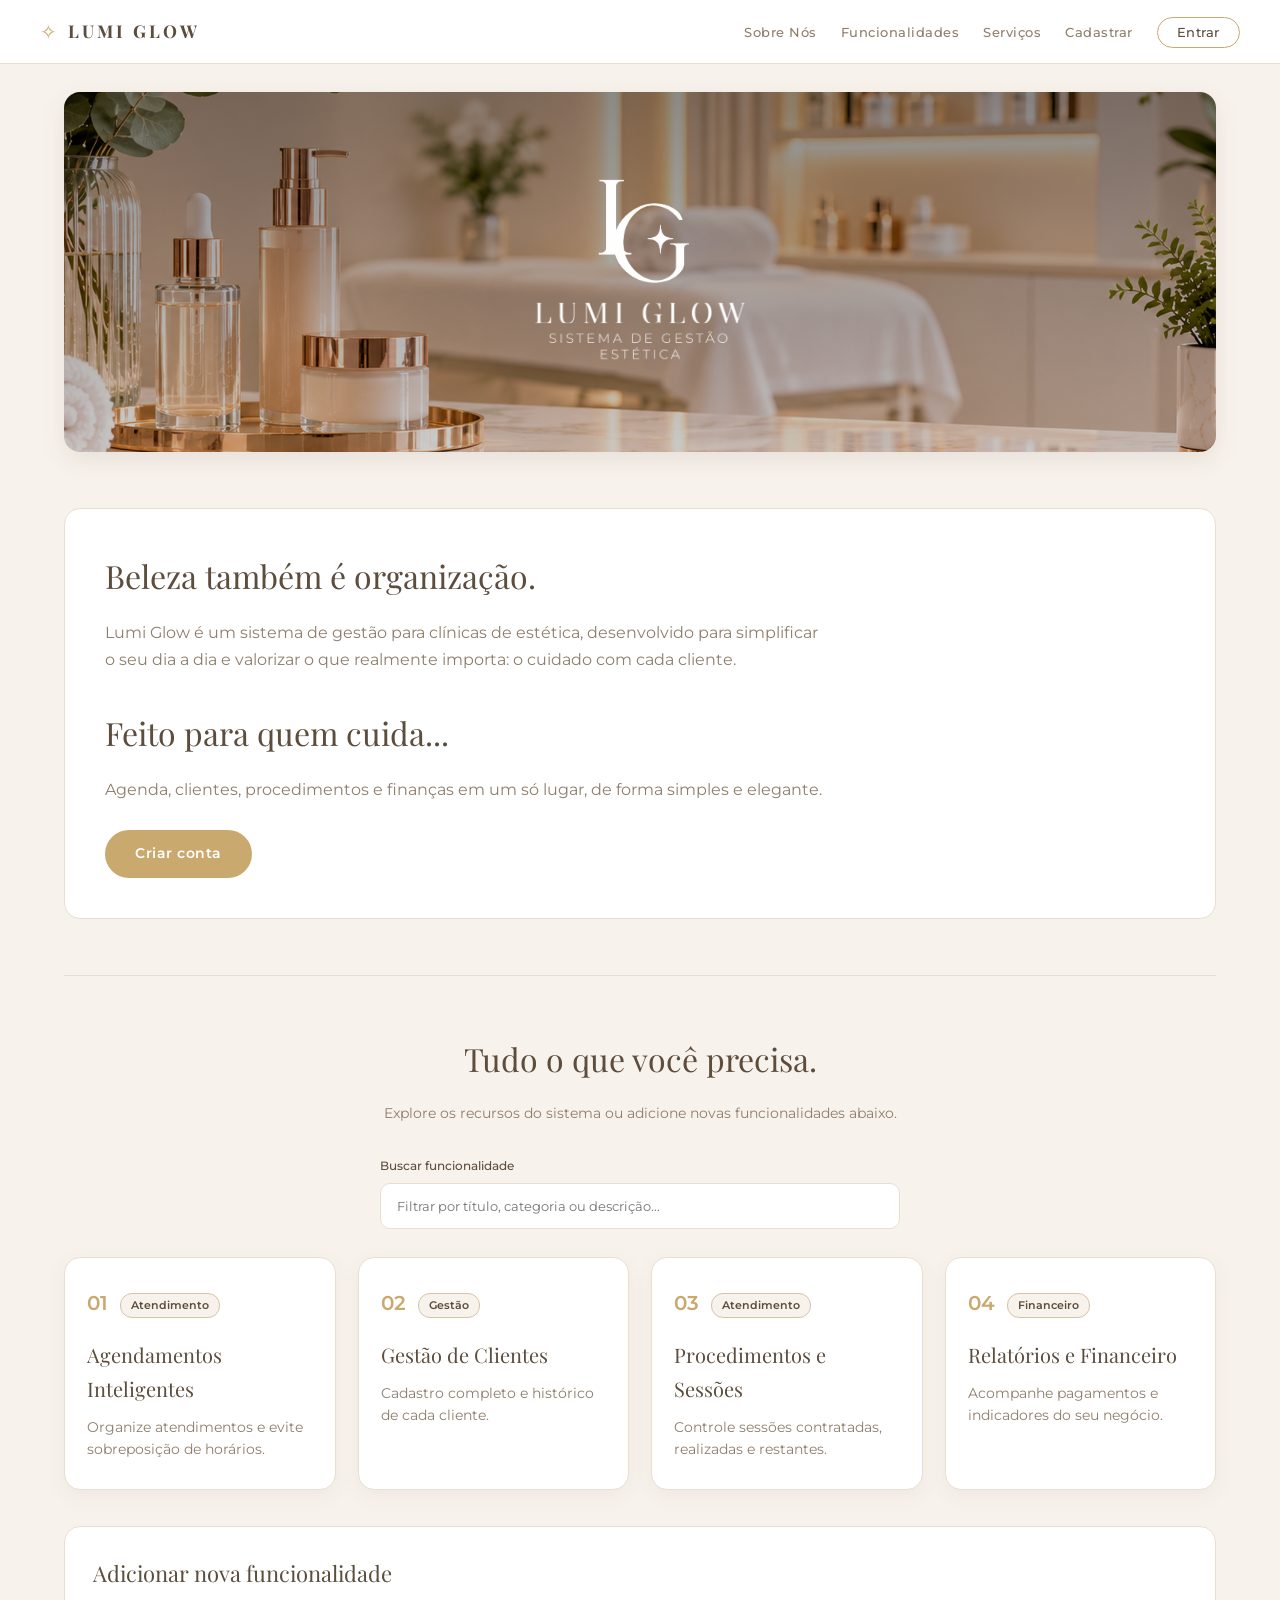
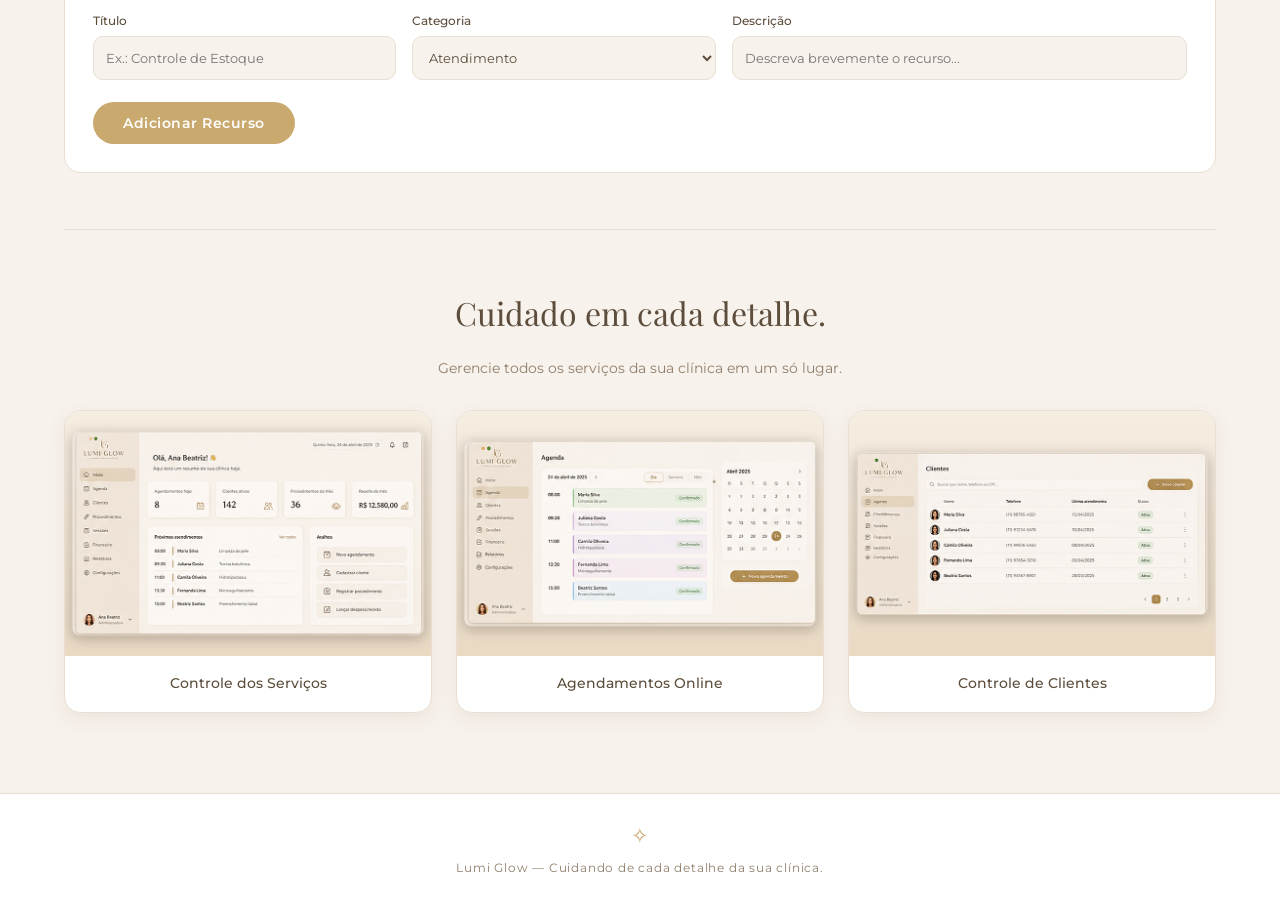
<file: projetoSenai_LumiGlow_Website/index.html>
<!DOCTYPE html>
<html lang="pt-BR">
<head>
    <meta charset="UTF-8">
    <meta name="viewport" content="width=device-width, initial-scale=1.0">
    <meta name="description" content="Lumi Glow: sistema de gestão para clínicas de estética.">
    <title>Lumi Glow | Sistema de Gestão Estética</title>

    <link rel="preconnect" href="https://fonts.googleapis.com">
    <link href="https://fonts.googleapis.com/css2?family=Montserrat:wght@300;400;500;600&family=Playfair+Display:wght@400;500&display=swap" rel="stylesheet">

    <link rel="stylesheet" href="style/style.css">
</head>

<body>

    <!-- Cabeçalho igual ao de Login e Cadastro -->
    <header class="topo-site">
        <a href="index.html" class="topo-marca" aria-label="Página inicial Lumi Glow">
            <span>✧</span>
            <strong>LUMI GLOW</strong>
        </a>

        <nav aria-label="Navegação principal">
            <ul class="menu-links">
                <li><a href="#sobre">Sobre Nós</a></li>
                <li><a href="#funcionalidades">Funcionalidades</a></li>
                <li><a href="#servicos">Serviços</a></li>
                <li><a href="cadastro.html">Cadastrar</a></li>
                <li><a href="login.html" class="link-login">Entrar</a></li>
            </ul>
        </nav>
    </header>

    <!-- Logo e banner -->
    <section class="banner" aria-label="Apresentação Lumi Glow">
        <img src="images/logo_LG_branca.png" alt="Logo Lumi Glow" class="logo-banner">
        <img src="images/lumi_glow_texto_branco.png" alt="Lumi Glow" class="texto-banner">
    </section>

    <!-- Conteúdo principal -->
    <main class="conteudo">

        <section id="sobre" class="secao secao-sobre">
            <div class="sobre-bloco">
                <h2>Beleza também é organização.</h2>

                <p>
                    Lumi Glow é um sistema de gestão para clínicas de estética,
                    desenvolvido para simplificar o seu dia a dia e valorizar
                    o que realmente importa: o cuidado com cada cliente.
                </p>

                <h2 class="espaco-topo">Feito para quem cuida...</h2>

                <p>
                    Agenda, clientes, procedimentos e finanças em um só lugar,
                    de forma simples e elegante.
                </p>

                <a href="cadastro.html" class="botao">Criar conta</a>
            </div>
        </section>

        <section id="funcionalidades" class="secao">
            <h2 class="titulo-secao">Tudo o que você precisa.</h2>
            <p class="subtitulo">
                Explore os recursos do sistema ou adicione novas funcionalidades abaixo.
            </p>

            <!-- Barra de busca integrada ao script.js -->
            <div class="barra-busca">
                <label for="busca-funcionalidade">Buscar funcionalidade</label>
                <input
                    type="search"
                    id="busca-funcionalidade"
                    placeholder="Filtrar por título, categoria ou descrição..."
                >
            </div>

            <!-- Cards renderizados dinamicamente pelo script.js -->
            <div class="cards"></div>

            <!-- Formulário para adicionar novos cards em tempo real -->
            <form id="form-funcionalidade" class="form-funcionalidade">
                <h3>Adicionar nova funcionalidade</h3>

                <div class="form-grid">
                    <div class="campo-grupo">
                        <label for="titulo">Título</label>
                        <input
                            type="text"
                            id="titulo"
                            name="titulo"
                            placeholder="Ex.: Controle de Estoque"
                            required
                        >
                    </div>

                    <div class="campo-grupo">
                        <label for="categoria">Categoria</label>
                        <select id="categoria" name="categoria" required>
                            <option value="Atendimento">Atendimento</option>
                            <option value="Gestão">Gestão</option>
                            <option value="Financeiro">Financeiro</option>
                        </select>
                    </div>

                    <div class="campo-grupo campo-descricao">
                        <label for="descricao">Descrição</label>
                        <input
                            type="text"
                            id="descricao"
                            name="descricao"
                            placeholder="Descreva brevemente o recurso..."
                            required
                        >
                    </div>
                </div>

                <button type="submit" class="botao">Adicionar Recurso</button>
            </form>
        </section>

        <!-- Serviços e imagens -->
        <section id="servicos" class="secao">
            <h2 class="titulo-secao">Cuidado em cada detalhe.</h2>

            <p class="subtitulo">
                Gerencie todos os serviços da sua clínica em um só lugar.
            </p>

            <div class="servicos">

                <figure class="servico">
                    <img src="images/tela_inicio_1500x1002.png" alt="Tela de controle dos serviços">
                    <figcaption class="subtitulo">Controle dos Serviços</figcaption>
                </figure>

                <figure class="servico">
                    <img src="images/tela_agenda_1500x1002.png" alt="Tela de agendamentos online">
                    <figcaption class="subtitulo">Agendamentos Online</figcaption>
                </figure>

                <figure class="servico">
                    <img src="images/tela_clientes_1500x1002.png" alt="Tela de controle de clientes">
                    <figcaption class="subtitulo">Controle de Clientes</figcaption>
                </figure>

            </div>
        </section>

    </main>

    <!-- Rodapé igual ao de Login e Cadastro -->
    <footer class="rodape-site">
        <span>✧</span>
        <p>Lumi Glow — Cuidando de cada detalhe da sua clínica.</p>
    </footer>

    <script src="script/script.js"></script>

</body>
</html>
</file>
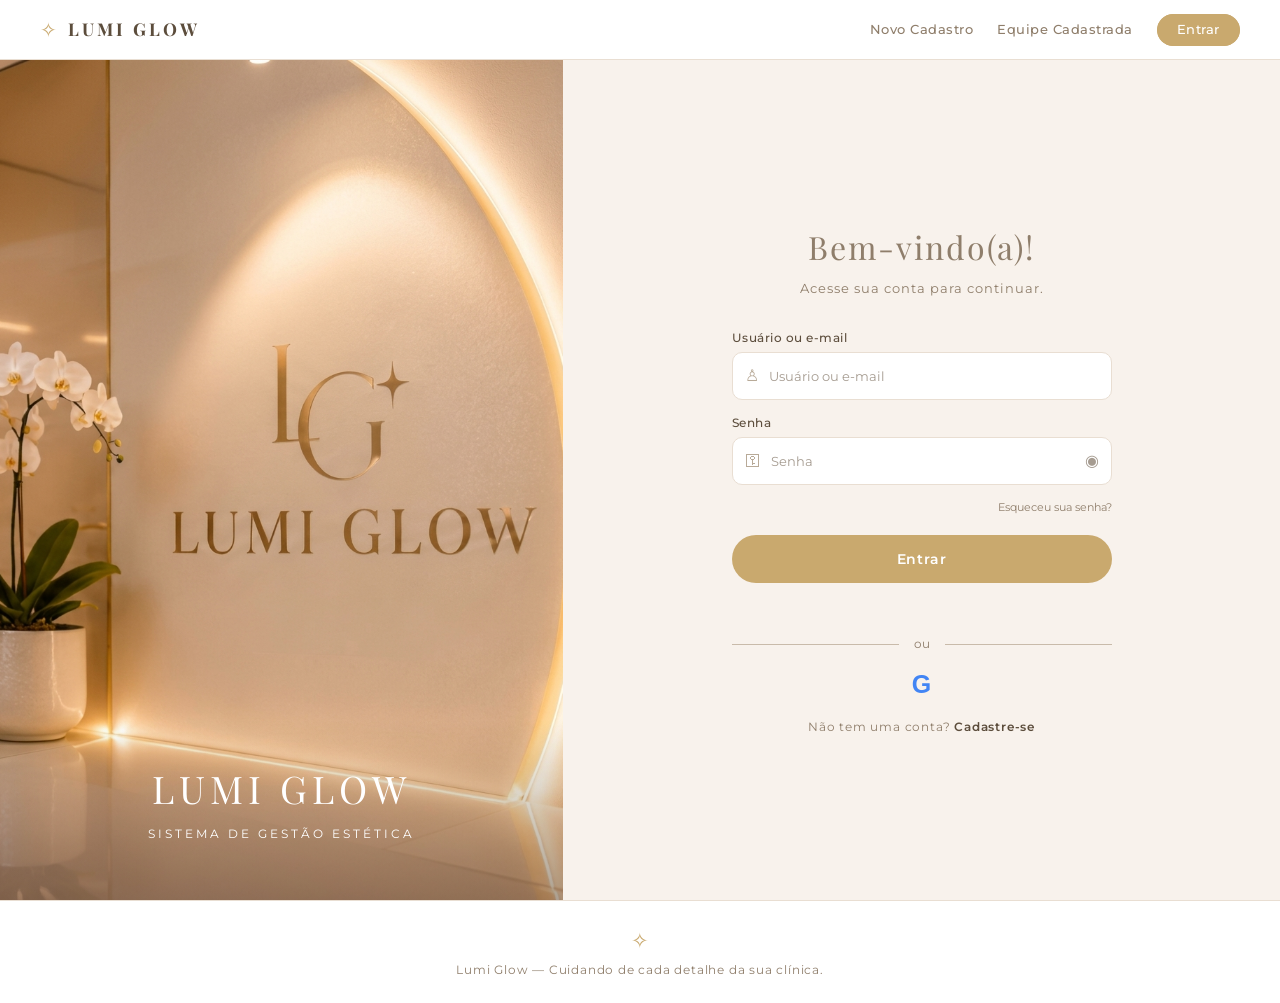
<file: projetoSenai_LumiGlow_Website/funcionalidades/sistema.html>
<!DOCTYPE html>
<html lang="pt-BR">
<head>
  <meta charset="UTF-8">
  <meta name="viewport" content="width=device-width, initial-scale=1.0">
  <title>Lumi Glow · Gestão da clínica</title>
  <meta name="theme-color" content="#F8F2EC">
  <link rel="preconnect" href="https://fonts.googleapis.com">
  <link href="https://fonts.googleapis.com/css2?family=Montserrat:wght@300;400;500;600;700&family=Playfair+Display:wght@400;500&display=swap" rel="stylesheet">
  <link rel="stylesheet" href="../funcionalidades/Styles.css">
</head>
<body>

  <!-- CABEÇALHO LIMPO -->
  <header class="topo-site">
    <div class="topo-esquerda">
      <button type="button" class="hamb" id="btnMenu" aria-label="Abrir menu" aria-expanded="false" aria-controls="menuLateral">☰</button>
      <a href="../index.html" class="topo-marca" aria-label="Página inicial Lumi Glow">
        <span>✧</span>
        <strong>LUMI GLOW</strong>
      </a>
    </div>
  </header>

  <!-- SISTEMA -->
  <div id="app" class="app" hidden>
    <div class="scrim" id="scrim" hidden></div>

    <aside class="sidebar" id="menuLateral">
      <div class="marca">
        <span class="estrela" aria-hidden="true">✧</span>
        <h2>LUMI GLOW</h2>
        <small>Sistema de gestão estética</small>
      </div>

      <nav class="menu-nav" aria-label="Menu do sistema">
        <button type="button" class="menu-btn" data-secao="secaoDashboard">
          <svg class="nav-ico" viewBox="0 0 24 24" aria-hidden="true"><path d="M3 10.5 12 3l9 7.5V20a1 1 0 0 1-1 1h-5v-6H9v6H4a1 1 0 0 1-1-1z"/></svg>
          Início
        </button>

        <button type="button" class="menu-btn" data-secao="secaoAgenda">
          <svg class="nav-ico" viewBox="0 0 24 24" aria-hidden="true"><rect x="3" y="4" width="18" height="17" rx="2"/><path d="M8 2v4M16 2v4M3 9h18M8 13h2M14 13h2M8 17h2M14 17h2"/></svg>
          Agenda
        </button>

        <button type="button" class="menu-btn" data-secao="secaoClientes">
          <svg class="nav-ico" viewBox="0 0 24 24" aria-hidden="true"><circle cx="12" cy="8" r="4"/><path d="M5 20a7 7 0 0 1 14 0"/></svg>
          Clientes
        </button>

        <button type="button" class="menu-btn" data-secao="secaoProcedimentos">
          <svg class="nav-ico" viewBox="0 0 24 24" aria-hidden="true"><rect x="3.5" y="8.5" width="7" height="7" rx="1.5" transform="rotate(-45 7 12)"/><rect x="11.5" y="8.5" width="7" height="7" rx="1.5" transform="rotate(-45 15 12)"/></svg>
          Procedimentos
        </button>

        <button type="button" class="menu-btn" data-secao="secaoSessoes">
          <svg class="nav-ico" viewBox="0 0 24 24" aria-hidden="true"><path d="M3 7a2 2 0 0 1 2-2h4l2 2h6a2 2 0 0 1 2 2v1"/><rect x="5" y="9" width="16" height="11" rx="2"/></svg>
          Sessões
        </button>

        <button type="button" class="menu-btn" data-secao="secaoFinanceiro">
          <svg class="nav-ico" viewBox="0 0 24 24" aria-hidden="true"><path d="M4 7a2 2 0 0 1 2-2h12a2 2 0 0 1 2 2v2h-5a3 3 0 0 0 0 6h5v2a2 2 0 0 1-2 2H6a2 2 0 0 1-2-2z"/><rect x="15" y="9" width="6" height="6" rx="1.5"/><circle cx="17.5" cy="12" r="0.8" fill="currentColor"/></svg>
          Financeiro
        </button>

        <button type="button" class="menu-btn" data-secao="secaoRelatorios">
          <svg class="nav-ico" viewBox="0 0 24 24" aria-hidden="true"><path d="M12 4H6a2 2 0 0 0-2 2v12a2 2 0 0 0 2 2h12a2 2 0 0 0 2-2v-6"/><path d="M8 16v-4M12 16V9M16 16v-2M18 3v6M15 6h6"/></svg>
          Relatórios
        </button>

        <button type="button" class="menu-btn" data-secao="secaoConfig">
          <svg class="nav-ico" viewBox="0 0 24 24" aria-hidden="true"><circle cx="12" cy="12" r="3"/><path d="M19.4 15a1.65 1.65 0 0 0 .33 1.82l.06.06a2 2 0 1 1-2.83 2.83l-.06-.06a1.65 1.65 0 0 0-1.82-.33 1.65 1.65 0 0 0-1 1.51V21a2 2 0 0 1-4 0v-.09a1.65 1.65 0 0 0-1-1.51 1.65 1.65 0 0 0-1.82.33l-.06.06a2 2 0 1 1-2.83-2.83l.06-.06a1.65 1.65 0 0 0 .33-1.82 1.65 1.65 0 0 0-1.51-1H3a2 2 0 0 1 0-4h.09a1.65 1.65 0 0 0 1.51-1 1.65 1.65 0 0 0-.33-1.82l-.06-.06a2 2 0 1 1 2.83-2.83l.06.06a1.65 1.65 0 0 0 1.82.33H9a1.65 1.65 0 0 0 1-1.51V3a2 2 0 0 1 4 0v.09a1.65 1.65 0 0 0 1 1.51 1.65 1.65 0 0 0 1.82-.33l.06-.06a2 2 0 1 1 2.83 2.83l-.06.06a1.65 1.65 0 0 0-.33 1.82V9c.26.6.77 1.02 1.42 1.1H21a2 2 0 0 1 0 4h-.09a1.65 1.65 0 0 0-1.51 1z"/></svg>
          Configurações
        </button>
      </nav>

      <!-- PERFIL CLICÁVEL PARA EDIÇÃO -->
      <button type="button" class="usuario" id="btnPerfil" title="Editar perfil de administrador" aria-label="Editar perfil de administrador">
        <span class="avatar" id="perfilAvatarSidebar" aria-hidden="true">✧</span>
        <div class="usuario-info">
          <strong id="perfilNomeExibicao">Lumi Glow</strong>
          <small id="perfilCargoExibicao">Administradora</small>
        </div>
        <span class="usuario-editar" aria-hidden="true">✎</span>
      </button>

      <button type="button" class="btn btn-perigo" id="btnSair">Sair</button>
    </aside>

    <main class="conteudo">
      <div class="conteudo-interno">

        <!-- INÍCIO (PAINEL PRINCIPAL) -->
        <section id="secaoDashboard" class="sec" hidden>
          <div class="saudacao">
            <span class="estrela" aria-hidden="true">✧</span>
            <div>
              <h1>Olá, Lumi Glow!</h1>
              <p class="dica">Aqui está um resumo da sua clínica hoje.</p>
              <small id="dataHoje"></small>
            </div>
          </div>

          <!-- 4 CARDS RESUMO -->
          <div class="kpi-grid">
            <div class="kpi-card">
              <span class="kpi-label">Agendamentos hoje</span>
              <div class="kpi-valor-row">
                <strong id="kpiAgHoje">0</strong>
                <svg class="kpi-ico" viewBox="0 0 24 24" aria-hidden="true"><rect x="3" y="4" width="18" height="17" rx="2"/><path d="M8 2v4M16 2v4M3 9h18M8 13h2M12 13h2M16 13h0M8 17h2M12 17h2"/></svg>
              </div>
            </div>

            <div class="kpi-card">
              <span class="kpi-label">Clientes ativos</span>
              <div class="kpi-valor-row">
                <strong id="kpiClientesAtivos">0</strong>
                <svg class="kpi-ico" viewBox="0 0 24 24" aria-hidden="true"><circle cx="9" cy="8" r="3.5"/><path d="M3 19a6 6 0 0 1 12 0"/><circle cx="17" cy="9" r="2.5"/><path d="M16 19a5 5 0 0 1 5-4"/></svg>
              </div>
            </div>

            <div class="kpi-card">
              <span class="kpi-label">Procedimentos do mês</span>
              <div class="kpi-valor-row">
                <strong id="kpiProcMes">0</strong>
                <svg class="kpi-ico" viewBox="0 0 24 24" aria-hidden="true"><path d="M12 4c2.5 3 3.5 6 0 10-3.5-4-2.5-7 0-10z"/><path d="M6 10c3 0 5.5 1.5 6 5-3.5 0-6-2-6-5z"/><path d="M18 10c-3 0-5.5 1.5-6 5 3.5 0 6-2 6-5z"/><path d="M4 18c4 1 12 1 16 0"/></svg>
              </div>
            </div>

            <div class="kpi-card">
              <span class="kpi-label">Receita do mês</span>
              <div class="kpi-valor-row">
                <strong id="kpiReceitaMes">R$ 0,00</strong>
                <svg class="kpi-ico" viewBox="0 0 24 24" aria-hidden="true"><path d="M6 19v-5M12 19V9M18 19V5"/></svg>
              </div>
            </div>
          </div>

          <!-- PRÓXIMOS ATENDIMENTOS + ATALHOS -->
          <div class="dashboard-cols">
            <div class="card card-proximos">
              <div class="card-topo">
                <h3>Próximos atendimentos</h3>
                <button type="button" class="link-ver-todos" id="btnVerTodosAg">ver todos</button>
              </div>
              <ul class="lista-proximos" id="listaProximos"></ul>
            </div>

            <div class="card card-atalhos">
              <h3>Atalhos</h3>
              <div class="atalhos-lista">
                <button type="button" class="atalho-btn" id="atalhoNovoAg">
                  <svg viewBox="0 0 24 24" aria-hidden="true"><rect x="3" y="4" width="18" height="17" rx="2"/><path d="M8 2v4M16 2v4M3 9h18M8 13h2M12 13h2M8 17h2M12 17h2"/></svg>
                  <span>Novo agendamento</span>
                </button>

                <button type="button" class="atalho-btn" id="atalhoRegProc">
                  <svg viewBox="0 0 24 24" aria-hidden="true"><rect x="5" y="3" width="14" height="18" rx="2"/><path d="M9 7h6M9 11h6M9 15h4"/></svg>
                  <span>Registrar procedimento</span>
                </button>

                <button type="button" class="atalho-btn" id="atalhoLancarFin">
                  <svg viewBox="0 0 24 24" aria-hidden="true"><path d="M4 7a2 2 0 0 1 2-2h12a2 2 0 0 1 2 2v2h-5a3 3 0 0 0 0 6h5v2a2 2 0 0 1-2 2H6a2 2 0 0 1-2-2z"/><rect x="15" y="9" width="6" height="6" rx="1.5"/></svg>
                  <span>Lançar despesa/receita</span>
                </button>

                <button type="button" class="atalho-btn" id="atalhoCadCliente">
                  <svg viewBox="0 0 24 24" aria-hidden="true"><circle cx="10" cy="8" r="3.5"/><path d="M4 19a6 6 0 0 1 12 0"/><path d="M19 8v6M16 11h6"/></svg>
                  <span>Cadastrar cliente</span>
                </button>
              </div>
            </div>
          </div>

          <!-- MENSAGENS AUTOMÁTICAS PARA ENVIAR HOJE -->
          <div class="card">
            <h3>Mensagens para enviar hoje</h3>
            <ul class="lista" id="listaTarefas"></ul>
          </div>
        </section>

        <!-- AGENDA -->
        <section id="secaoAgenda" class="sec" hidden>
          <h1>Agenda</h1>
          <div class="barra-semana">
            <button type="button" class="btn btn-neutro" id="btnAnt" aria-label="Semana anterior">◀</button>
            <button type="button" class="btn btn-neutro" id="btnHoje">Hoje</button>
            <strong id="tituloSemana"></strong>
            <button type="button" class="btn btn-neutro" id="btnProx" aria-label="Próxima semana">▶</button>
            <select id="filtroProf" aria-label="Profissional"></select>
          </div>
          <p class="dica">Toque num horário livre para agendar ou num agendamento para editar, remarcar ou cancelar.</p>
          <div class="dias" id="containerDias"></div>
        </section>

        <!-- CLIENTES -->
        <section id="secaoClientes" class="sec" hidden>
          <h1>Clientes</h1>
          <div class="card">
            <h3 id="cTitulo">Novo cadastro</h3>
            <form id="formCliente">
              <input type="hidden" id="cId">
              <div class="grade-form">
                <div class="campo"><label for="cNome">Nome</label><input id="cNome" required></div>
                <div class="campo"><label for="cTel">Telefone / WhatsApp</label><input id="cTel" data-tel type="tel" placeholder="(11) 99999-9999" required></div>
                <div class="campo"><label for="cEmail">E-mail</label><input id="cEmail" type="email"></div>
                <div class="campo"><label for="cNasc">Nascimento</label><input id="cNasc" type="date"></div>
              </div>
              <div class="campo"><label for="cObs">Observações (alergias, preferências)</label><textarea id="cObs" rows="2"></textarea></div>
              <fieldset>
                <legend>Anamnese (dado sensível de saúde)</legend>
                <div class="grade-form">
                  <div class="campo"><label for="cAlergias">Alergias</label><input id="cAlergias"></div>
                  <div class="campo"><label for="cMeds">Medicamentos em uso</label><input id="cMeds"></div>
                </div>
                <div class="campo"><label for="cHist">Histórico de saúde relevante</label><textarea id="cHist" rows="2"></textarea></div>
                <label class="check"><input type="checkbox" id="cGest"> Gestante ou lactante</label>
                <label class="check"><input type="checkbox" id="cTermo"> Termo de consentimento do procedimento assinado</label>
              </fieldset>
              <div class="campo"><label for="cInd">Indicada por</label><select id="cInd"></select></div>
              <label class="check"><input type="checkbox" id="cFoto"> Autoriza o registro de fotos de antes e depois.</label>
              <label class="check"><input type="checkbox" id="cConsent" required> A cliente autorizou o uso dos seus dados e o contato por WhatsApp (LGPD).</label>
              <p class="erro" id="cErro" role="alert"></p>
              <button type="submit" class="btn btn-ok" id="cSalvar">Salvar cliente</button>
              <button type="button" class="btn btn-neutro" id="cCancelar" hidden>Cancelar edição</button>
            </form>
          </div>

          <div class="card">
            <h3>Lista de clientes</h3>
            <div class="campo"><label for="busca">Buscar por nome ou telefone</label><input id="busca" type="search" placeholder="Digite o nome ou telefone..."></div>
            <div class="tabela-wrap">
              <table>
                <thead><tr><th>Nome</th><th>Telefone</th><th>Consentimento</th><th>Atendimentos</th><th>Último procedimento</th><th>Ações</th></tr></thead>
                <tbody id="tabelaClientesBody"></tbody>
              </table>
            </div>
          </div>

          <div class="card">
            <h3>Campanha segmentada</h3>
            <p class="dica">Só entram clientes que autorizaram o contato.</p>
            <form id="formCampanha">
              <div class="grade-form">
                <div class="campo"><label for="cpServico">Já fez o procedimento</label><select id="cpServico"></select></div>
                <div class="campo"><label for="cpDias">Sem vir há (dias; 0 = ignorar)</label><input id="cpDias" type="number" min="0" value="0"></div>
              </div>
              <div class="campo"><label for="cpMsg">Mensagem (use {nome})</label><textarea id="cpMsg" rows="2">Oi, {nome}! Temos uma condição especial na Lumi Glow esta semana. Quer saber mais?</textarea></div>
              <button type="submit" class="btn btn-ok">Gerar lista</button>
            </form>
            <ul class="lista" id="listaCampanha"></ul>
          </div>
        </section>

        <!-- PROCEDIMENTOS -->
        <section id="secaoProcedimentos" class="sec" hidden>
          <h1>Procedimentos</h1>

          <div class="card">
            <h3>Registrar novo procedimento</h3>
            <form id="formServico" class="grade-form">
              <div class="campo"><label for="sNome">Nome do procedimento</label><input id="sNome" placeholder="Ex.: Limpeza de Pele Profunda" required></div>
              <div class="campo"><label for="sDur">Duração (min)</label><input id="sDur" type="number" min="5" step="5" value="60" required></div>
              <div class="campo"><label for="sPreco">Preço (R$)</label><input id="sPreco" type="number" min="0" step="0.01" value="0" required></div>
              <div class="campo"><label for="sCuidados">Cuidados pós (opcional)</label><input id="sCuidados" placeholder="Ex: evitar sol por 48h"></div>
              <div class="campo"><label for="sProduto">Produto consumido (opcional)</label><select id="sProduto"></select></div>
              <div class="campo"><label for="sConsumo">Quantidade por sessão</label><input id="sConsumo" type="number" min="0" step="0.1" value="1"></div>
              <div class="campo campo-botao"><button type="submit" class="btn btn-ok">Salvar procedimento</button></div>
            </form>
            <p class="erro" id="sErro" role="alert"></p>
          </div>

          <div class="card">
            <h3>Catálogo de procedimentos</h3>
            <ul class="lista" id="listaServicos"></ul>
          </div>

          <div class="card">
            <h3>Estoque de produtos</h3>
            <form id="formProduto" class="grade-form">
              <div class="campo"><label for="prNome">Produto</label><input id="prNome" required></div>
              <div class="campo"><label for="prQtd">Quantidade atual</label><input id="prQtd" type="number" min="0" step="0.1" value="0" required></div>
              <div class="campo"><label for="prMin">Avisar quando restar até</label><input id="prMin" type="number" min="0" step="0.1" value="1" required></div>
              <div class="campo campo-botao"><label>&nbsp;</label><button type="submit" class="btn btn-ok">Adicionar produto</button></div>
            </form>
            <ul class="lista" id="listaProdutos"></ul>
          </div>
        </section>

        <!-- SESSÕES -->
        <section id="secaoSessoes" class="sec" hidden>
          <h1>Sessões</h1>

          <div class="card">
            <h3>Pacotes de sessões</h3>
            <form id="formPacote">
              <div class="grade-form">
                <div class="campo"><label for="pkCliente">Cliente</label><select id="pkCliente" required></select></div>
                <div class="campo"><label for="pkServico">Procedimento</label><select id="pkServico" required></select></div>
                <div class="campo"><label for="pkTotal">Nº de sessões</label><input id="pkTotal" type="number" min="1" value="10" required></div>
                <div class="campo"><label for="pkValidade">Validade</label><input id="pkValidade" type="date" required></div>
                <div class="campo"><label for="pkValor">Valor do pacote (R$)</label><input id="pkValor" type="number" min="0" step="0.01" value="0" required></div>
                <div class="campo"><label for="pkPago">Valor pago (R$)</label><input id="pkPago" type="number" min="0" step="0.01" value="0" required></div>
              </div>
              <p class="erro" id="pkErro" role="alert"></p>
              <button type="submit" class="btn btn-ok">Vender pacote</button>
            </form>
            <ul class="lista" id="listaPacotes"></ul>
          </div>

          <div class="card">
            <h3>Sessões realizadas recentemente</h3>
            <ul class="lista" id="listaSessoesRecentes"></ul>
          </div>

          <div class="card">
            <h3>Lista de espera</h3>
            <form id="formEspera">
              <div class="grade-form">
                <div class="campo"><label for="esCliente">Cliente</label><select id="esCliente" required></select></div>
                <div class="campo"><label for="esServico">Procedimento</label><select id="esServico" required></select></div>
              </div>
              <div class="campo"><label for="esObs">Período preferido</label><input id="esObs" placeholder="Ex: manhãs de terça e quinta"></div>
              <button type="submit" class="btn btn-ok">Colocar na espera</button>
            </form>
            <ul class="lista" id="listaEspera"></ul>
          </div>
        </section>

        <!-- FINANCEIRO -->
        <section id="secaoFinanceiro" class="sec" hidden>
          <h1>Financeiro</h1>

          <div class="cards" id="finCards"></div>

          <div class="card">
            <h3>Lançar despesa ou receita</h3>
            <form id="formLancamento">
              <div class="grade-form">
                <div class="campo">
                  <label for="finTipo">Tipo de lançamento</label>
                  <select id="finTipo">
                    <option value="receita">Receita (+)</option>
                    <option value="despesa">Despesa (−)</option>
                  </select>
                </div>
                <div class="campo"><label for="finDesc">Descrição</label><input id="finDesc" placeholder="Ex.: Compra de insumos / Venda de creme" required></div>
                <div class="campo"><label for="finValor">Valor (R$)</label><input id="finValor" type="number" min="0.01" step="0.01" required></div>
                <div class="campo"><label for="finData">Data</label><input id="finData" type="date" required></div>
                <div class="campo">
                  <label for="finForma">Forma de pagamento</label>
                  <select id="finForma">
                    <option>Pix</option>
                    <option>Dinheiro</option>
                    <option>Cartão</option>
                    <option>Transferência</option>
                    <option>Outro</option>
                  </select>
                </div>
              </div>
              <p class="erro" id="finErro" role="alert"></p>
              <button type="submit" class="btn btn-ok">Registrar lançamento</button>
            </form>
          </div>

          <div class="card">
            <h3>Valores a receber de clientes</h3>
            <ul class="lista" id="listaReceber"></ul>
          </div>

          <div class="card">
            <h3>Lançamentos manuais registrados</h3>
            <ul class="lista" id="listaLancamentos"></ul>
          </div>
        </section>

        <!-- RELATÓRIOS -->
        <section id="secaoRelatorios" class="sec" hidden>
          <h1>Relatórios</h1>

          <div class="cards" id="relCards"></div>

          <div class="dashboard-cols">
            <div class="card">
              <h3>Procedimentos mais agendados</h3>
              <ul class="lista" id="topProc"></ul>
            </div>

            <div class="card">
              <h3>Faturamento do mês por procedimento</h3>
              <ul class="lista" id="fatProc"></ul>
            </div>
          </div>
        </section>

        <!-- CONFIGURAÇÕES -->
        <section id="secaoConfig" class="sec" hidden>
          <h1>Configurações</h1>
          <p class="aviso">Os dados ficam salvos só neste navegador. Faça backup com frequência; para usar em mais de um aparelho será preciso um servidor.</p>

          <div class="card">
            <h3>Horário de atendimento</h3>
            <form id="formHorarios">
              <div class="grade-form">
                <div class="campo"><label for="cfgInicio">Abre às</label><input id="cfgInicio" type="time" required></div>
                <div class="campo"><label for="cfgFim">Fecha às</label><input id="cfgFim" type="time" required></div>
                <div class="campo"><label for="cfgInter">Intervalo da agenda</label>
                  <select id="cfgInter"><option value="15">15 min</option><option value="30">30 min</option><option value="60">60 min</option></select>
                </div>
              </div>
              <fieldset><legend>Dias de atendimento</legend><div id="cfgDias" class="dias-check"></div></fieldset>
              <p class="erro" id="hErro" role="alert"></p>
              <button type="submit" class="btn btn-ok">Salvar horários</button>
            </form>
          </div>

          <div class="card">
            <h3>Profissionais</h3>
            <form id="formProf" class="grade-form">
              <div class="campo"><label for="pNome">Nome</label><input id="pNome" required></div>
              <div class="campo campo-botao"><label>&nbsp;</label><button type="submit" class="btn btn-ok">Adicionar</button></div>
            </form>
            <p class="erro" id="pErro" role="alert"></p>
            <ul class="lista" id="listaProf"></ul>
          </div>

          <div class="card">
            <h3>Bloqueios da agenda (folgas, feriados, almoço)</h3>
            <form id="formBloqueio">
              <div class="grade-form">
                <div class="campo"><label for="bData">Data</label><input id="bData" type="date" required></div>
                <div class="campo"><label for="bMotivo">Motivo</label><input id="bMotivo" placeholder="Ex: Feriado"></div>
                <div class="campo"><label for="bIni">De</label><input id="bIni" type="time" required></div>
                <div class="campo"><label for="bFim">Até</label><input id="bFim" type="time" required></div>
              </div>
              <label class="check"><input type="checkbox" id="bDia"> Dia inteiro</label>
              <p class="erro" id="bErro" role="alert"></p>
              <button type="submit" class="btn btn-ok">Bloquear</button>
            </form>
            <ul class="lista" id="listaBloqueios"></ul>
          </div>

          <div class="card">
            <h3>Mensagens automáticas</h3>
            <p class="dica">Use {nome}, {servico}, {data}, {hora} e {cuidados} (cuidados pós do procedimento).</p>
            <form id="formMsgs"><div id="cfgMsgs"></div><button type="submit" class="btn btn-ok">Salvar mensagens</button></form>
          </div>

          <div class="card">
            <h3>Backup</h3>
            <p class="dica">O backup não inclui as fotos: elas ficam guardadas à parte neste navegador.</p>
            <button type="button" class="btn btn-neutro" id="btnExportar">Baixar backup</button>
            <label class="btn btn-neutro">Restaurar backup<input type="file" id="inputImportar" accept="application/json" hidden></label>
          </div>
        </section>

      </div>
    </main>
  </div>

  <!-- RODAPÉ -->
  <footer class="rodape-site">
    <span>✧</span>
    <p>Lumi Glow — Cuidando de cada detalhe da sua clínica.</p>
  </footer>

  <!-- MODAL DE AGENDAMENTO -->
  <dialog id="modal">
    <form id="formAg">
      <h3 id="mTitulo"></h3>
      <div class="campo"><label for="mCliente">Cliente</label><select id="mCliente"></select></div>
      <p class="aviso" id="mAlerta" hidden></p>
      <div id="grupoNovo" hidden>
        <div class="campo"><label for="mNome">Nome do novo cliente</label><input id="mNome"></div>
        <div class="campo"><label for="mTel">Telefone</label><input id="mTel" data-tel type="tel" placeholder="(11) 99999-9999"></div>
      </div>
      <div class="campo"><label for="mServico">Procedimento</label><select id="mServico"></select></div>
      <div class="campo"><label for="mProf">Profissional</label><select id="mProf"></select></div>
      <div class="campo" id="grupoPacote" hidden><label for="mPacote">Usar pacote</label><select id="mPacote"></select></div>
      <div class="grade-form">
        <div class="campo"><label for="mData">Data</label><input id="mData" type="date" required></div>
        <div class="campo"><label for="mHora">Hora</label><input id="mHora" type="time" required></div>
      </div>
      <div class="campo"><label for="mObs">Observações</label><input id="mObs"></div>
      <div class="campo" id="grupoRepetir"><label for="mRepetir">Repetir toda semana por quantas semanas? (1 = não repetir)</label><input id="mRepetir" type="number" min="1" max="52" value="1"></div>
      <div id="mEdicao" hidden>
        <div class="campo"><label for="mStatus">Situação</label>
          <select id="mStatus"><option value="agendado">Agendado</option><option value="confirmado">Confirmado</option><option value="concluido">Concluído</option><option value="faltou">Faltou</option></select>
        </div>
        <div class="grade-form">
          <div class="campo"><label for="mValor">Valor cobrado (R$)</label><input id="mValor" type="number" min="0" step="0.01"></div>
          <div class="campo"><label for="mPago">Valor pago (R$)</label><input id="mPago" type="number" min="0" step="0.01"></div>
        </div>
        <div class="campo"><label for="mForma">Forma de pagamento</label>
          <select id="mForma"><option value="">—</option><option>Pix</option><option>Dinheiro</option><option>Cartão</option><option>Outro</option></select>
        </div>
        <div class="campo"><label for="mEvol">Evolução do atendimento (produtos, área tratada, reação)</label><textarea id="mEvol" rows="3"></textarea></div>
        <div class="campo"><label for="mMotivo">Motivo (se for cancelar)</label><input id="mMotivo"></div>
        <button type="button" class="btn btn-perigo" id="btnCancelarAg">Cancelar agendamento</button>
        <a class="btn btn-neutro" id="btnLembrete" target="_blank" rel="noopener">Lembrete no WhatsApp</a>
      </div>
      <p class="erro" id="mErro" role="alert"></p>
      <div class="modal-botoes">
        <button type="button" class="btn btn-neutro" id="btnFechar">Fechar</button>
        <button type="submit" class="btn btn-ok">Salvar</button>
      </div>
    </form>
  </dialog>

  <!-- FICHA DA CLIENTE -->
  <dialog id="modalFicha">
    <h3 id="fTitulo"></h3>
    <div id="fCorpo"></div>
    <div class="modal-botoes"><button type="button" class="btn btn-neutro" id="btnFecharFicha">Fechar</button></div>
  </dialog>

  <!-- MODAL DE PERFIL DO ADMINISTRADOR -->
  <dialog id="modalPerfil">
    <form id="formPerfil">
      <h3>Perfil do Administrador</h3>

      <div class="perfil-foto-box">
        <div class="perfil-preview" id="pfPreview" aria-hidden="true">✧</div>
        <div class="perfil-foto-acoes">
          <label class="btn btn-ok btn-mini">
            Escolher foto
            <input type="file" id="pfFoto" accept="image/*" hidden>
          </label>
          <button type="button" class="btn btn-neutro btn-mini" id="btnRemoverFoto" hidden>Remover foto</button>
        </div>
      </div>

      <div class="campo">
        <label for="pfNome">Nome de exibição</label>
        <input id="pfNome" placeholder="Ex.: Aylla Santos" required>
      </div>
      <div class="campo">
        <label for="pfCargo">Cargo / Função</label>
        <input id="pfCargo" placeholder="Ex.: Administradora" required>
      </div>
      <div class="campo">
        <label for="pfUsuario">Usuário ou e-mail de acesso</label>
        <input id="pfUsuario" required>
      </div>
      <div class="campo">
        <label for="pfSenha">Nova senha (opcional · mín. 6 caracteres)</label>
        <input id="pfSenha" type="password" placeholder="Deixe em branco para manter a atual">
      </div>
      <p class="erro" id="pfErro" role="alert"></p>
      <div class="modal-botoes">
        <button type="button" class="btn btn-neutro" id="btnFecharPerfil">Cancelar</button>
        <button type="submit" class="btn btn-ok">Salvar perfil</button>
      </div>
    </form>
  </dialog>

  <script src="../funcionalidades/App.js"></script>
</body>
</html>
</file>
<file: projetoSenai_LumiGlow_Website/style/style.css>
/* CORES E FONTES (MESMA PALETA DE LOGIN E CADASTRO) */

:root {
    --champagne: #F8F2EC;
    --bege: #D7C2A7;
    --dourado: #C9A96E;
    --taupe: #8F7E6B;
    --texto: #5C4D3C;
    --branco: #FFFFFF;
    --borda: #E9DED2;
}

/* CONFIGURAÇÕES GERAIS - RESET */

* {
    margin: 0;
    padding: 0;
    box-sizing: border-box;
}

html {
    scroll-behavior: smooth;
}

body {
    font-family: "Montserrat", sans-serif;
    background-color: var(--champagne);
    color: var(--taupe);
    line-height: 1.7;
}

h1, h2, h3 {
    font-family: "Playfair Display", serif;
    font-weight: 400;
    color: var(--texto);
}

p {
    margin-bottom: 15px;
}

a {
    text-decoration: none;
    color: var(--taupe);
}

/* CABEÇALHO E NAVEGAÇÃO (IGUAL AO LOGIN E CADASTRO) */

.topo-site {
    display: flex;
    align-items: center;
    justify-content: space-between;
    padding: 0.9rem 2.5rem;
    background-color: var(--branco);
    border-bottom: 1px solid var(--borda);
}

.topo-marca {
    display: flex;
    align-items: center;
    gap: 0.5rem;
    font-family: "Playfair Display", serif;
    font-size: 1.1rem;
    letter-spacing: 3px;
    color: var(--texto);
}

.topo-marca span {
    color: var(--dourado);
    font-size: 1.25rem;
}

.menu-links {
    display: flex;
    align-items: center;
    gap: 1.5rem;
    list-style: none;
}

.menu-links a {
    font-size: 0.8rem;
    font-weight: 500;
    letter-spacing: 0.5px;
    color: var(--taupe);
    transition: color 0.25s;
}

.menu-links a:hover {
    color: var(--dourado);
}

.menu-links .link-login {
    padding: 0.45rem 1.2rem;
    border: 1px solid var(--dourado);
    border-radius: 20px;
    color: var(--texto);
}

.menu-links .link-login:hover {
    background-color: var(--dourado);
    color: var(--branco);
}

/* BANNER E LOGO (ALINHADO COM AS MARGENS DO CONTEÚDO) */

.banner {
    position: relative;
    display: flex;
    flex-direction: column;
    align-items: center;
    justify-content: center;
    gap: 12px;
    width: 90%;
    max-width: 1200px;
    min-height: 360px;
    margin: 28px auto 0;
    padding: 36px 24px;
    border-radius: 16px;
    overflow: hidden;
    box-shadow: 0 8px 24px rgba(92, 77, 60, 0.10);

    background:
        linear-gradient(rgba(0, 0, 0, 0.45), rgba(0, 0, 0, 0.20)),
        url("../images/imagem_1919x1281.png");

    background-size: cover;
    background-position: center 70%;
}

.logo-banner {
    width: 130px;
    max-width: 35%;
    height: auto;
}

.texto-banner {
    width: 220px;
    max-width: 70%;
    height: auto;
}

/* CONTEÚDO PRINCIPAL */

.conteudo {
    width: 90%;
    max-width: 1200px;
    margin: 0 auto;
}

.secao {
    padding: 56px 0;
}

.secao + .secao {
    border-top: 1px solid var(--borda);
}

.secao h2 {
    font-size: 32px;
    margin-bottom: 16px;
}

.secao p {
    max-width: 720px;
}

.sobre-bloco {
    padding: 40px;
    border: 1px solid var(--borda);
    border-radius: 16px;
    background-color: var(--branco);
}

.espaco-topo {
    margin-top: 32px;
}

.titulo-secao {
    text-align: center;
    margin-bottom: 10px;
}

.subtitulo {
    max-width: 100%;
    margin: 0 auto 30px;
    text-align: center;
    font-size: 14px;
    color: var(--taupe);
}

/* BOTÃO */

.botao {
    display: inline-flex;
    align-items: center;
    justify-content: center;
    margin-top: 12px;
    padding: 12px 30px;
    border: none;
    border-radius: 30px;
    background-color: var(--dourado);
    color: var(--branco);
    font-family: "Montserrat", sans-serif;
    font-size: 14px;
    font-weight: 600;
    letter-spacing: 0.5px;
    cursor: pointer;
    transition: 0.3s;
}

.botao:hover {
    background-color: #AD8D54;
    transform: translateY(-2px);
    box-shadow: 0 6px 16px rgba(92, 77, 60, 0.15);
}

/* BUSCA DE FUNCIONALIDADES */

.barra-busca {
    max-width: 520px;
    margin: 0 auto 28px;
}

.barra-busca label {
    display: block;
    margin-bottom: 6px;
    font-size: 12px;
    font-weight: 500;
    color: var(--texto);
}

.barra-busca input {
    width: 100%;
    height: 46px;
    padding: 0 16px;
    border: 1px solid var(--borda);
    border-radius: 10px;
    background-color: var(--branco);
    font-family: "Montserrat", sans-serif;
    font-size: 13px;
    color: var(--texto);
    outline: none;
    transition: border-color 0.25s;
}

.barra-busca input:focus {
    border-color: var(--dourado);
}

/* CARDS DE FUNCIONALIDADES */

.cards {
    display: grid;
    grid-template-columns: repeat(4, 1fr);
    gap: 22px;
    margin-top: 20px;
}

.card {
    padding: 28px 22px;
    border: 1px solid var(--borda);
    border-radius: 16px;
    background-color: var(--branco);
    box-shadow: 0 6px 20px rgba(92, 77, 60, 0.06);
    transition: 0.25s;
}

.card:hover {
    box-shadow: 0 14px 32px rgba(92, 77, 60, 0.14);
}

.card-numero {
    display: inline-block;
    margin-bottom: 10px;
    margin-right: 8px;
    color: var(--dourado);
    font-size: 20px;
    font-weight: 600;
}

.card-categoria {
    display: inline-block;
    padding: 2px 10px;
    border-radius: 12px;
    border: 1px solid var(--bege);
    background-color: var(--champagne);
    font-size: 11px;
    font-weight: 600;
    color: var(--texto);
    vertical-align: middle;
}

.card h3 {
    margin: 8px 0 10px;
    font-size: 20px;
}

.card p {
    margin: 0;
    font-size: 13.5px;
}

/* FORMULÁRIO DE NOVA FUNCIONALIDADE */

.form-funcionalidade {
    margin-top: 36px;
    padding: 28px;
    border: 1px solid var(--borda);
    border-radius: 16px;
    background-color: var(--branco);
}

.form-funcionalidade h3 {
    margin-bottom: 18px;
    font-size: 22px;
}

.form-grid {
    display: grid;
    grid-template-columns: 1fr 1fr 1.5fr;
    gap: 16px;
    margin-bottom: 10px;
}

.campo-grupo label {
    display: block;
    margin-bottom: 5px;
    font-size: 12px;
    font-weight: 500;
    color: var(--texto);
}

.campo-grupo input,
.campo-grupo select {
    width: 100%;
    height: 44px;
    padding: 0 12px;
    border: 1px solid var(--borda);
    border-radius: 10px;
    background-color: var(--champagne);
    font-family: "Montserrat", sans-serif;
    font-size: 13px;
    color: var(--texto);
    outline: none;
}

.campo-grupo input:focus,
.campo-grupo select:focus {
    border-color: var(--dourado);
    background-color: var(--branco);
}

/* SERVIÇOS E IMAGENS */

.servicos {
    display: grid;
    grid-template-columns: repeat(3, 1fr);
    gap: 24px;
    margin-top: 20px;
}

.servico {
    overflow: hidden;
    margin: 0;
    border: 1px solid var(--borda);
    border-radius: 16px;
    background-color: var(--branco);
    box-shadow: 0 6px 20px rgba(92, 77, 60, 0.08);
    transition: 0.3s;
}

.servico:hover {
    transform: translateY(-6px);
    box-shadow: 0 14px 32px rgba(92, 77, 60, 0.15);
}

.servico img {
    display: block;
    width: 100%;
    height: auto;
}

.servico .subtitulo {
    margin: 0;
    padding: 16px 12px;
    font-weight: 500;
    color: var(--texto);
}

/* RODAPÉ (IGUAL AO LOGIN E CADASTRO) */

.rodape-site {
    margin-top: 24px;
    padding: 1.5rem;
    border-top: 1px solid var(--borda);
    background-color: var(--branco);
    text-align: center;
    color: var(--taupe);
}

.rodape-site span {
    font-size: 1.3rem;
    color: var(--dourado);
}

.rodape-site p {
    margin: 0.3rem 0 0;
    font-size: 0.75rem;
    letter-spacing: 0.8px;
}

/* RESPONSIVIDADE - TABLETS */

@media (max-width: 900px) {
    .cards {
        grid-template-columns: repeat(2, 1fr);
    }

    .form-grid {
        grid-template-columns: 1fr;
    }

    .servicos {
        grid-template-columns: repeat(2, 1fr);
    }

    .secao h2 {
        font-size: 28px;
    }
}

/* RESPONSIVIDADE - CELULARES */

@media (max-width: 600px) {
    .topo-site {
        flex-direction: column;
        gap: 0.75rem;
        padding: 1rem;
    }

    .menu-links {
        flex-wrap: wrap;
        justify-content: center;
        gap: 0.9rem;
    }

    .banner {
        min-height: 260px;
        margin-top: 16px;
    }

    .sobre-bloco,
    .form-funcionalidade {
        padding: 24px 20px;
    }

    .secao {
        padding: 40px 0;
    }

    .secao h2 {
        font-size: 25px;
    }

    .cards,
    .servicos {
        grid-template-columns: 1fr;
    }
}
</file>
<file: projetoSenai_LumiGlow_Website/funcionalidades/Styles.css>
/* Lumi Glow · Identidade visual do sistema */

:root {
  --champagne: #F8F2EC;
  --bege: #D7C2A7;
  --dourado: #C9A96E;
  --taupe: #8F7E6B;
  --texto: #5C4D3C;
  --branco: #FFFFFF;
  --borda: #E9DED2;

  --ok: #C9A96E;
  --perigo: #B5564A;
  --neutro: #8F7E6B;

  --h-slot: 44px;
  --raio: 16px;
  --serif: 'Playfair Display', Georgia, serif;
  --sans: 'Montserrat', system-ui, Arial, sans-serif;
}

/* RESET CSS */

* {
  margin: 0;
  padding: 0;
  box-sizing: border-box;
}

[hidden] {
  display: none !important;
}

body {
  display: flex;
  flex-direction: column;
  min-height: 100vh;
  font-family: var(--sans);
  background-color: var(--champagne);
  color: var(--taupe);
  line-height: 1.5;
}

h1, h2, h3, h4 {
  font-family: var(--serif);
  font-weight: 400;
  color: var(--texto);
}

h1 {
  margin: 0 0 18px;
  font-size: 30px;
  letter-spacing: 0.5px;
}

:focus-visible {
  outline: 2px solid var(--dourado);
  outline-offset: 2px;
}

.estrela {
  color: var(--dourado);
}

/* CABEÇALHO LIMPO */

.topo-site {
  display: flex;
  align-items: center;
  justify-content: space-between;
  padding: 0.9rem 2.5rem;
  background-color: var(--branco);
  border-bottom: 1px solid var(--borda);
  position: sticky;
  top: 0;
  z-index: 25;
}

.topo-esquerda {
  display: flex;
  align-items: center;
  gap: 0.75rem;
}

.topo-marca {
  display: flex;
  align-items: center;
  gap: 0.5rem;
  text-decoration: none;
  font-family: var(--serif);
  font-size: 1.1rem;
  letter-spacing: 3px;
  color: var(--texto);
}

.topo-marca span {
  color: var(--dourado);
  font-size: 1.25rem;
}

.hamb {
  display: none;
  border: 1px solid var(--borda);
  border-radius: 8px;
  background-color: var(--champagne);
  font-size: 20px;
  line-height: 1;
  color: var(--texto);
  cursor: pointer;
  padding: 6px 10px;
}

/* FORMULÁRIOS */

.campo {
  margin: 12px 0;
}

label {
  display: block;
  font-size: 12px;
  font-weight: 500;
  letter-spacing: 0.4px;
  color: var(--texto);
  margin-bottom: 5px;
}

input, select, textarea {
  width: 100%;
  padding: 11px 14px;
  border: 1px solid var(--borda);
  border-radius: 10px;
  font: inherit;
  font-size: 13.5px;
  background-color: var(--branco);
  color: var(--texto);
  transition: border-color 0.25s;
}

input:focus, select:focus, textarea:focus {
  border-color: var(--dourado);
  outline: none;
}

input[type=checkbox] {
  width: auto;
  accent-color: var(--dourado);
}

.check {
  display: flex;
  gap: 8px;
  align-items: center;
  font-weight: 400;
  font-size: 13px;
  color: var(--texto);
  margin: 10px 0;
}

.grade-form {
  display: grid;
  grid-template-columns: 1fr 1fr;
  gap: 0 18px;
}

.erro {
  color: var(--perigo);
  font-size: 13px;
  font-weight: 500;
  min-height: 1.2em;
  margin: 8px 0;
}

.dica {
  color: var(--taupe);
  font-size: 13.5px;
  margin-bottom: 14px;
}

.aviso {
  background-color: #FBF4E4;
  border: 1px solid #E6D2A8;
  color: var(--texto);
  padding: 12px 16px;
  border-radius: 12px;
  font-size: 13px;
  margin-bottom: 20px;
}

/* BOTÕES */

.btn {
  display: inline-flex;
  align-items: center;
  justify-content: center;
  border: 0;
  border-radius: 30px;
  padding: 11px 24px;
  font: inherit;
  font-size: 13.5px;
  font-weight: 600;
  letter-spacing: 0.4px;
  color: var(--branco);
  cursor: pointer;
  text-decoration: none;
  margin: 8px 8px 0 0;
  text-align: center;
  transition: background-color 0.25s, transform 0.25s, box-shadow 0.25s;
}

.btn-mini {
  padding: 7px 14px;
  font-size: 12px;
  margin: 0;
}

.btn-ok {
  background-color: var(--dourado);
  color: var(--branco);
}

.btn-ok:hover:not(:disabled) {
  background-color: #AD8D54;
  transform: translateY(-2px);
  box-shadow: 0 6px 16px rgba(92, 77, 60, 0.15);
}

.btn-perigo {
  background-color: var(--perigo);
  color: var(--branco);
}

.btn-neutro {
  background-color: var(--taupe);
  color: var(--branco);
}

.btn:hover:not(:disabled) {
  filter: brightness(0.95);
}

.btn:disabled {
  opacity: 0.5;
  cursor: not-allowed;
}

/* LOGIN DO SISTEMA */

.login-card {
  background-color: var(--branco);
  border: 1px solid var(--borda);
  width: min(400px, 92vw);
  margin: auto;
  padding: 36px 32px;
  border-radius: 20px;
  box-shadow: 0 8px 28px rgba(92, 77, 60, 0.08);
  text-align: center;
}

.login-card .estrela {
  font-size: 30px;
  margin-bottom: 4px;
}

.login-card h2 {
  margin: 0;
  font-size: 28px;
  letter-spacing: 0.16em;
}

.login-card .sub {
  margin: 6px 0 22px;
  font-size: 11px;
  letter-spacing: 0.2em;
  text-transform: uppercase;
  color: var(--taupe);
}

.login-card form {
  text-align: left;
}

.login-card .btn {
  width: 100%;
  margin: 10px 0 0;
}

/* ESTRUTURA PRINCIPAL DO SISTEMA */

.app {
  display: flex;
  flex: 1;
}

.scrim {
  display: none;
}

/* BARRA LATERAL */

.sidebar {
  width: 235px;
  flex-shrink: 0;
  background-color: var(--branco);
  border-right: 1px solid var(--borda);
  padding: 18px 14px;
  display: flex;
  flex-direction: column;
  gap: 8px;
  position: sticky;
  top: 57px;
  align-self: flex-start;
  height: calc(100vh - 57px);
  overflow-y: auto;
  overflow-x: hidden;
}

.marca {
  text-align: center;
  padding-bottom: 12px;
  margin-bottom: 4px;
  border-bottom: 1px solid var(--borda);
}

.marca .estrela {
  font-size: 22px;
  display: block;
  line-height: 1;
}

.marca h2 {
  margin: 4px 0 2px;
  font-size: 16px;
  letter-spacing: 0.18em;
  color: var(--texto);
}

.marca small {
  font-size: 8.5px;
  letter-spacing: 0.14em;
  text-transform: uppercase;
  color: var(--taupe);
}

.menu-nav {
  display: flex;
  flex-direction: column;
  gap: 4px;
}

.menu-btn {
  display: flex;
  gap: 11px;
  align-items: center;
  text-align: left;
  padding: 9px 13px;
  border: 1px solid transparent;
  border-radius: 10px;
  background: transparent;
  font: 500 14.5px var(--serif);
  color: var(--texto);
  cursor: pointer;
  transition: background-color 0.2s, color 0.2s, border-color 0.2s;
}

.nav-ico {
  width: 18px;
  height: 18px;
  flex-shrink: 0;
  fill: none;
  stroke: var(--taupe);
  stroke-width: 1.65;
  stroke-linecap: round;
  stroke-linejoin: round;
}

.menu-btn:hover {
  background-color: var(--champagne);
}

.menu-btn.ativo {
  background-color: var(--champagne);
  border-color: var(--bege);
  font-weight: 500;
}

.menu-btn.ativo .nav-ico {
  stroke: var(--dourado);
}

/* BLOCO DE PERFIL DO ADMINISTRADOR */

.usuario {
  margin-top: auto;
  display: flex;
  gap: 10px;
  align-items: center;
  width: 100%;
  padding: 9px 10px;
  border: 1px solid var(--borda);
  border-radius: 12px;
  background-color: var(--champagne);
  text-align: left;
  cursor: pointer;
  transition: border-color 0.2s, background-color 0.2s;
}

.usuario:hover {
  border-color: var(--dourado);
  background-color: #F3E9DC;
}

.avatar {
  width: 34px;
  height: 34px;
  flex-shrink: 0;
  border-radius: 50%;
  background-color: var(--dourado);
  color: var(--branco);
  display: grid;
  place-items: center;
  font-size: 15px;
  overflow: hidden;
  border: 1px solid var(--bege);
}

.avatar img {
  width: 100%;
  height: 100%;
  object-fit: cover;
  display: block;
}

.usuario-info {
  min-width: 0;
  flex: 1;
}

.usuario strong {
  display: block;
  font: 500 13.5px var(--serif);
  color: var(--texto);
  white-space: nowrap;
  overflow: hidden;
  text-overflow: ellipsis;
}

.usuario small {
  display: block;
  color: var(--taupe);
  font-size: 11px;
  white-space: nowrap;
  overflow: hidden;
  text-overflow: ellipsis;
}

.usuario-editar {
  font-size: 13px;
  color: var(--taupe);
  flex-shrink: 0;
}

.sidebar .btn {
  margin: 2px 0 0;
  padding: 9px 16px;
  width: 100%;
  font-size: 13px;
}

/* PRÉVIA DA FOTO NO MODAL DE PERFIL */

.perfil-foto-box {
  display: flex;
  align-items: center;
  gap: 16px;
  padding: 12px 14px;
  margin-bottom: 14px;
  border-radius: 12px;
  background-color: var(--champagne);
  border: 1px solid var(--borda);
}

.perfil-preview {
  width: 68px;
  height: 68px;
  flex-shrink: 0;
  border-radius: 50%;
  background-color: var(--dourado);
  color: var(--branco);
  display: grid;
  place-items: center;
  font-size: 26px;
  overflow: hidden;
  border: 2px solid var(--bege);
}

.perfil-preview img {
  width: 100%;
  height: 100%;
  object-fit: cover;
  display: block;
}

.perfil-foto-acoes {
  display: flex;
  flex-wrap: wrap;
  gap: 8px;
}

/* ÁREA DE CONTEÚDO */

.conteudo {
  flex: 1;
  min-width: 0;
  padding: 32px 38px 48px;
}

.conteudo-interno {
  width: 100%;
  max-width: 1140px;
  margin: 0 auto;
}

.card {
  background-color: var(--branco);
  border: 1px solid var(--borda);
  border-radius: var(--raio);
  padding: 24px 28px;
  margin: 0 0 22px;
  box-shadow: 0 6px 20px rgba(92, 77, 60, 0.05);
}

.card h3 {
  margin: 0 0 14px;
  font-size: 21px;
  border-bottom: 1px solid var(--borda);
  padding-bottom: 10px;
}

.lista {
  list-style: none;
  padding: 0;
  margin: 12px 0 0;
}

.lista li {
  display: flex;
  justify-content: space-between;
  align-items: center;
  gap: 12px;
  padding: 11px 0;
  font-size: 14px;
  color: var(--texto);
  border-bottom: 1px solid var(--borda);
}

.lista li:last-child {
  border-bottom: none;
}

.vazio {
  color: var(--taupe);
  font-style: italic;
}

/* INÍCIO (PAINEL IGUAL AO MODELO) */

.saudacao {
  display: flex;
  gap: 14px;
  align-items: flex-start;
  margin-bottom: 22px;
  padding: 20px 24px;
  background-color: var(--branco);
  border: 1px solid var(--borda);
  border-radius: var(--raio);
}

.saudacao .estrela {
  font-size: 30px;
  line-height: 1;
  margin-top: 2px;
}

.saudacao h1 {
  margin-bottom: 4px;
  font-size: 26px;
}

.saudacao .dica {
  margin: 0 0 4px;
}

.saudacao small {
  color: var(--taupe);
  font-size: 12px;
}

/* 4 KPI CARDS */

.kpi-grid {
  display: grid;
  grid-template-columns: repeat(4, 1fr);
  gap: 16px;
  margin-bottom: 22px;
}

.kpi-card {
  background-color: #FCF9F5;
  border: 1px solid var(--borda);
  border-radius: 18px;
  padding: 20px 18px 22px;
  text-align: center;
  box-shadow: 0 4px 14px rgba(92, 77, 60, 0.04);
}

.kpi-label {
  display: block;
  font-size: 13px;
  font-weight: 400;
  color: var(--taupe);
  margin-bottom: 12px;
}

.kpi-valor-row {
  display: flex;
  align-items: center;
  justify-content: center;
  gap: 10px;
}

.kpi-valor-row strong {
  font-family: var(--sans);
  font-size: 26px;
  font-weight: 700;
  color: var(--texto);
  letter-spacing: -0.3px;
}

.kpi-ico {
  width: 24px;
  height: 24px;
  flex-shrink: 0;
  fill: none;
  stroke: var(--taupe);
  stroke-width: 1.8;
  stroke-linecap: round;
  stroke-linejoin: round;
}

/* PRÓXIMOS ATENDIMENTOS E ATALHOS */

.dashboard-cols {
  display: grid;
  grid-template-columns: 1.25fr 1fr;
  gap: 22px;
  align-items: start;
}

.card-topo {
  display: flex;
  align-items: center;
  justify-content: space-between;
  gap: 12px;
  border-bottom: 1px solid var(--borda);
  padding-bottom: 10px;
  margin-bottom: 12px;
}

.card-topo h3 {
  margin: 0;
  padding: 0;
  border: 0;
  font-family: var(--sans);
  font-size: 16px;
  font-weight: 600;
  color: var(--texto);
}

.link-ver-todos {
  border: 0;
  background: transparent;
  font: 500 13px var(--sans);
  color: var(--taupe);
  cursor: pointer;
  padding: 2px 4px;
  transition: color 0.2s;
}

.link-ver-todos:hover {
  color: var(--dourado);
  text-decoration: underline;
}

.lista-proximos {
  list-style: none;
  display: flex;
  flex-direction: column;
  gap: 12px;
}

.lista-proximos li {
  font-size: 14px;
  color: var(--texto);
  padding: 4px 0;
}

.proximo-item {
  width: 100%;
  border: 0;
  background: transparent;
  text-align: left;
  font: 400 14px var(--sans);
  color: var(--texto);
  cursor: pointer;
  padding: 4px 6px;
  border-radius: 8px;
  transition: background-color 0.2s;
}

.proximo-item:hover {
  background-color: var(--champagne);
}

.proximo-item b {
  font-weight: 600;
}

.card-atalhos h3 {
  font-family: var(--sans);
  font-size: 16px;
  font-weight: 600;
}

.atalhos-lista {
  display: flex;
  flex-direction: column;
  gap: 12px;
}

.atalho-btn {
  display: flex;
  align-items: center;
  gap: 12px;
  width: 100%;
  border: 0;
  border-radius: 999px;
  padding: 12px 18px;
  background-color: #B6986C;
  color: var(--branco);
  font: 600 14px var(--sans);
  cursor: pointer;
  text-align: left;
  transition: background-color 0.2s, transform 0.2s, box-shadow 0.2s;
}

.atalho-btn:hover {
  background-color: #A38457;
  transform: translateY(-1px);
  box-shadow: 0 6px 14px rgba(92, 77, 60, 0.14);
}

.atalho-btn svg {
  width: 22px;
  height: 22px;
  flex-shrink: 0;
  fill: none;
  stroke: var(--branco);
  stroke-width: 1.75;
  stroke-linecap: round;
  stroke-linejoin: round;
}

/* CARDS SECUNDÁRIOS (FINANCEIRO E RELATÓRIOS) */

.cards {
  display: grid;
  grid-template-columns: repeat(auto-fit, minmax(210px, 1fr));
  gap: 16px;
  margin-bottom: 22px;
}

.cards .card {
  margin: 0;
  padding: 20px 18px;
  display: flex;
  flex-direction: column-reverse;
  gap: 6px;
  text-align: center;
  font-size: 13px;
  color: var(--taupe);
}

.cards strong {
  font: 600 24px var(--sans);
  color: var(--texto);
}

/* AGENDA */

.barra-semana {
  display: flex;
  align-items: center;
  gap: 10px;
  flex-wrap: wrap;
  margin-bottom: 12px;
  padding: 14px 18px;
  background-color: var(--branco);
  border: 1px solid var(--borda);
  border-radius: var(--raio);
}

.barra-semana strong {
  color: var(--texto);
  font-size: 14px;
  padding: 0 6px;
}

.barra-semana .btn {
  margin: 0;
  padding: 8px 16px;
}

.barra-semana select {
  width: auto;
  margin-left: auto;
}

.dias {
  display: flex;
  gap: 16px;
  overflow-x: auto;
  padding-bottom: 12px;
  scroll-snap-type: x proximity;
}

.dia-card {
  background-color: var(--branco);
  border: 1px solid var(--borda);
  border-radius: var(--raio);
  padding: 14px;
  min-width: 210px;
  flex: 1;
  box-shadow: 0 4px 16px rgba(92, 77, 60, 0.05);
  scroll-snap-align: start;
}

.dia-card h3 {
  margin: 2px 0 12px;
  text-align: center;
  font-size: 17px;
  padding-bottom: 8px;
  border-bottom: 1px solid var(--borda);
}

.dia-card small {
  font: 400 12px var(--sans);
  color: var(--taupe);
}

.dia-grade {
  display: grid;
  gap: 4px;
}

.livre, .ag {
  border: 0;
  border-radius: 8px;
  padding: 4px 8px;
  font: inherit;
  font-size: 12.5px;
  text-align: left;
  cursor: pointer;
  overflow: hidden;
}

.livre {
  background-color: var(--champagne);
  color: var(--taupe);
  border: 1px dashed var(--bege);
  text-align: center;
}

.livre:hover:not(:disabled) {
  background-color: #EFE4D6;
  color: var(--texto);
}

.livre:disabled {
  background-color: #F7F4F0;
  color: #B6ABA0;
  border-color: #EBE4DB;
  cursor: not-allowed;
}

.ag {
  color: var(--texto);
  display: flex;
  flex-direction: column;
  border-left: 4px solid;
}

.ag b {
  font-size: 11.5px;
}

.ag span {
  font-size: 12px;
  white-space: nowrap;
  overflow: hidden;
  text-overflow: ellipsis;
}

.st-agendado { background: #F5E7CF; border-color: var(--dourado); }
.st-confirmado { background: #E3F0DF; border-color: #6FA36A; }
.st-concluido { background: #E1E8EE; border-color: #7390A8; }
.st-faltou { background: #F4DFDC; border-color: var(--perigo); }

.bloq {
  display: flex;
  align-items: center;
  padding: 4px 8px;
  border-radius: 8px;
  font-size: 12px;
  color: var(--texto);
  background: repeating-linear-gradient(45deg, #F3ECE2, #F3ECE2 6px, #E8DDD0 6px, #E8DDD0 12px);
}

/* TABELA */

.tabela-wrap {
  overflow-x: auto;
  margin-top: 12px;
}

table {
  width: 100%;
  border-collapse: collapse;
}

th, td {
  border-bottom: 1px solid var(--borda);
  padding: 12px 10px;
  font-size: 13.5px;
  text-align: left;
  color: var(--texto);
}

th {
  background-color: var(--champagne);
  font-weight: 600;
  color: var(--texto);
}

td .btn {
  padding: 6px 14px;
  font-size: 12px;
  margin: 2px 4px 2px 0;
}

/* CONFIGURAÇÕES, FICHA E FOTOS */

fieldset {
  border: 1px solid var(--borda);
  border-radius: 12px;
  padding: 16px 18px;
  margin: 14px 0;
  background-color: #FCF9F5;
}

legend {
  padding: 0 8px;
  font-size: 12.5px;
  font-weight: 600;
  color: var(--texto);
}

.dias-check {
  display: flex;
  gap: 16px;
  flex-wrap: wrap;
  padding-top: 6px;
}

.dias-check label {
  display: flex;
  align-items: center;
  gap: 6px;
  font-weight: 400;
  font-size: 13px;
  margin: 0;
}

.dias-check input {
  width: auto;
}

.ficha-item {
  border-bottom: 1px solid var(--borda);
  padding: 10px 0;
  font-size: 13.5px;
  color: var(--texto);
}

.envio {
  display: flex;
  gap: 10px;
  flex-wrap: wrap;
  margin-bottom: 12px;
}

.envio select, .envio input {
  width: auto;
}

.duas-col {
  display: grid;
  grid-template-columns: 1fr 1fr;
  gap: 14px;
}

.foto {
  margin: 8px 0;
}

.foto img {
  width: 100%;
  border-radius: 10px;
  display: block;
}

.foto figcaption {
  font-size: 12.5px;
  color: var(--taupe);
  margin-top: 4px;
}

/* TAGS FINANCEIRAS */

.tag-receita {
  color: #4D7C4A;
  font-weight: 600;
}

.tag-despesa {
  color: var(--perigo);
  font-weight: 600;
}

/* MODAL */

dialog {
  border: 1px solid var(--borda);
  border-radius: var(--raio);
  padding: 28px;
  margin: auto;
  width: min(440px, 94vw);
  max-height: 92vh;
  overflow: auto;
  background-color: var(--branco);
  color: var(--texto);
  box-shadow: 0 12px 32px rgba(92, 77, 60, 0.25);
}

dialog::backdrop {
  background: rgba(63, 54, 44, 0.45);
}

dialog h3 {
  margin-bottom: 12px;
  font-size: 22px;
}

#modalFicha {
  width: min(580px, 94vw);
}

.modal-botoes {
  display: flex;
  justify-content: flex-end;
  gap: 10px;
  margin-top: 18px;
}

.modal-botoes .btn {
  margin: 0;
}

/* RODAPÉ */

.rodape-site {
  margin-top: auto;
  padding: 1.5rem;
  border-top: 1px solid var(--borda);
  background-color: var(--branco);
  text-align: center;
  color: var(--taupe);
}

.rodape-site span {
  font-size: 1.3rem;
  color: var(--dourado);
}

.rodape-site p {
  margin: 0.3rem 0 0;
  font-size: 0.75rem;
  letter-spacing: 0.8px;
}

/* RESPONSIVIDADE - TABLET */

@media (max-width: 1050px) {
  .kpi-grid {
    grid-template-columns: repeat(2, 1fr);
  }

  .dashboard-cols {
    grid-template-columns: 1fr;
  }

  .conteudo {
    padding: 26px 22px;
  }
}

/* RESPONSIVIDADE - CELULAR */

@media (max-width: 800px) {
  .hamb {
    display: inline-flex;
    align-items: center;
    justify-content: center;
  }

  .app {
    flex-direction: column;
  }

  .sidebar {
    position: fixed;
    inset: 0 auto 0 0;
    z-index: 40;
    width: min(260px, 80vw);
    height: 100vh;
    transform: translateX(-105%);
    transition: transform 0.25s;
    box-shadow: 4px 0 24px rgba(92, 77, 60, 0.2);
  }

  .sidebar.aberto {
    transform: none;
  }

  .scrim {
    display: block;
    position: fixed;
    inset: 0;
    z-index: 30;
    background: rgba(63, 54, 44, 0.45);
  }

  .conteudo {
    padding: 22px 16px 32px;
  }

  .card {
    padding: 20px 18px;
  }

  h1 {
    font-size: 25px;
  }

  .grade-form {
    grid-template-columns: 1fr;
  }

  .kpi-grid,
  .cards {
    grid-template-columns: 1fr 1fr;
  }

  .kpi-valor-row strong {
    font-size: 22px;
  }

  .dia-card {
    min-width: 82vw;
  }

  .duas-col {
    grid-template-columns: 1fr;
  }
}

@media (max-width: 600px) {
  .topo-site {
    padding: 0.85rem 1.2rem;
  }
}
</file>
